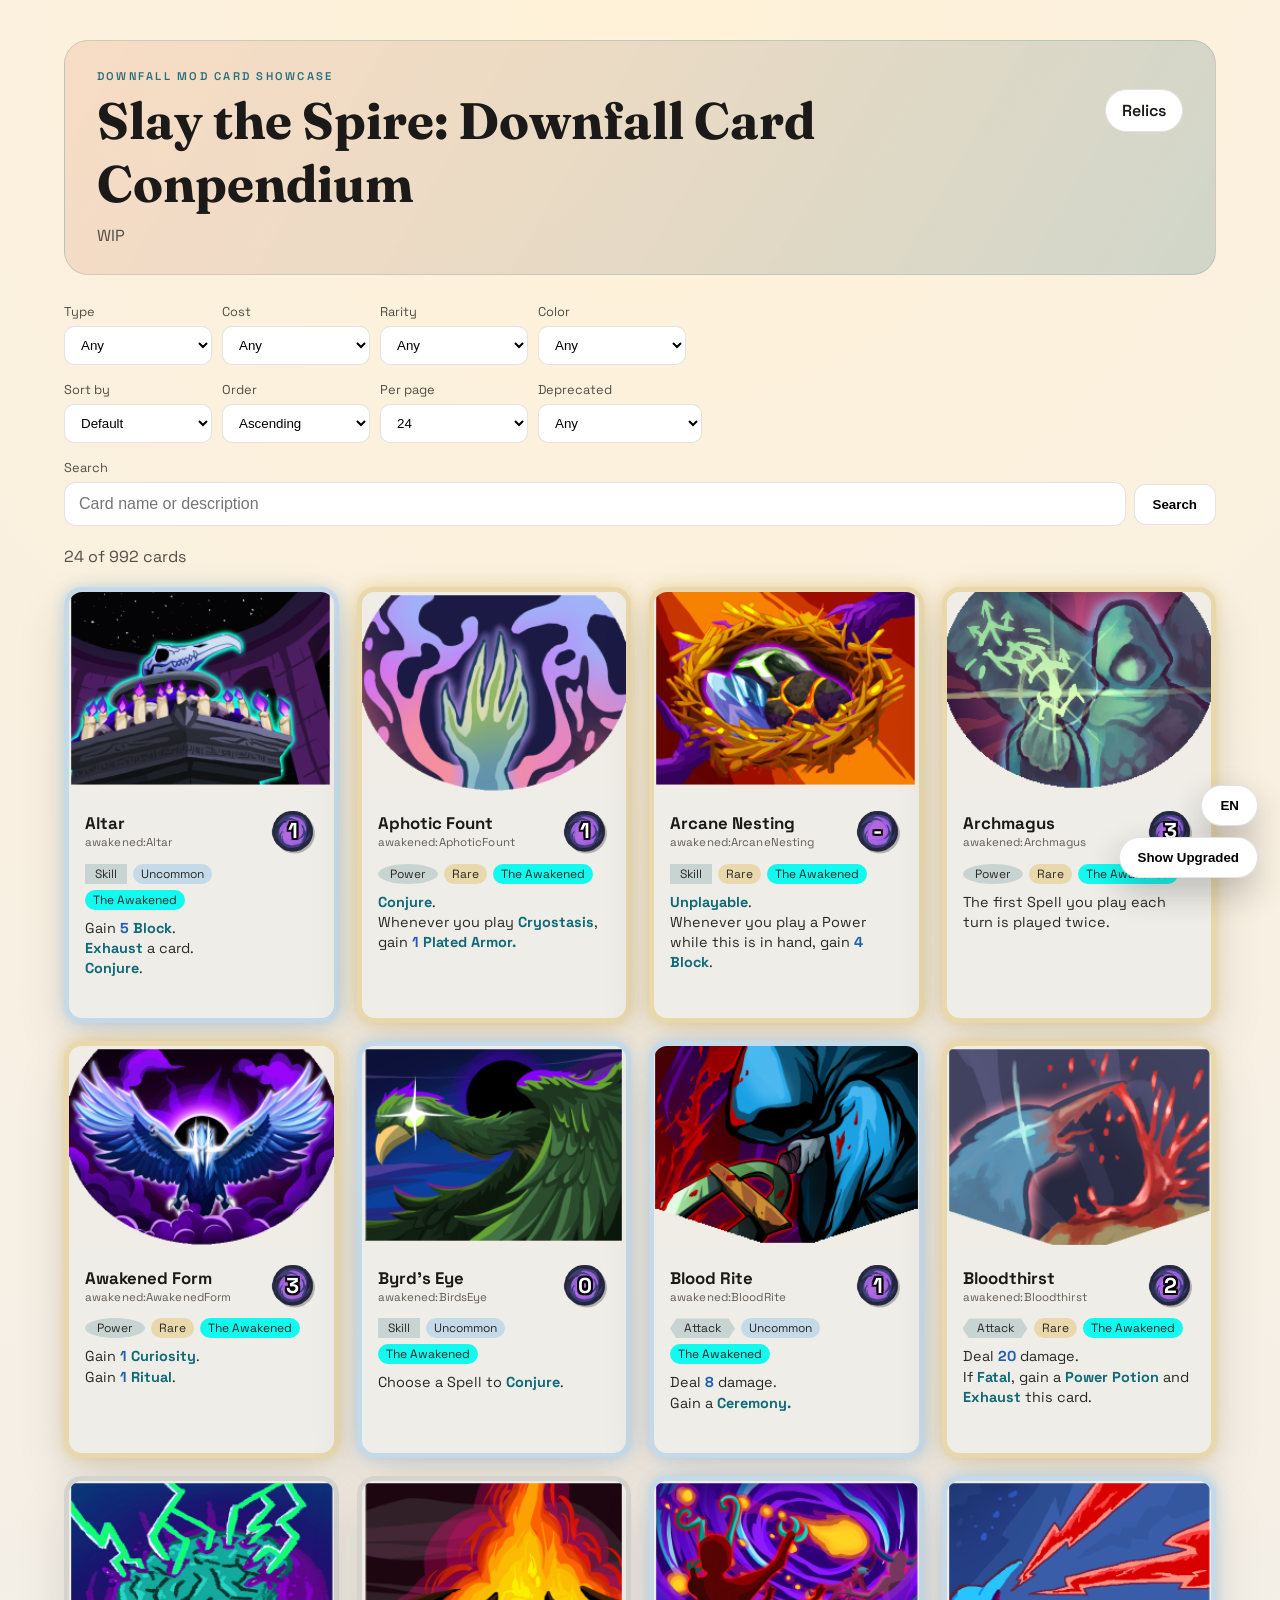
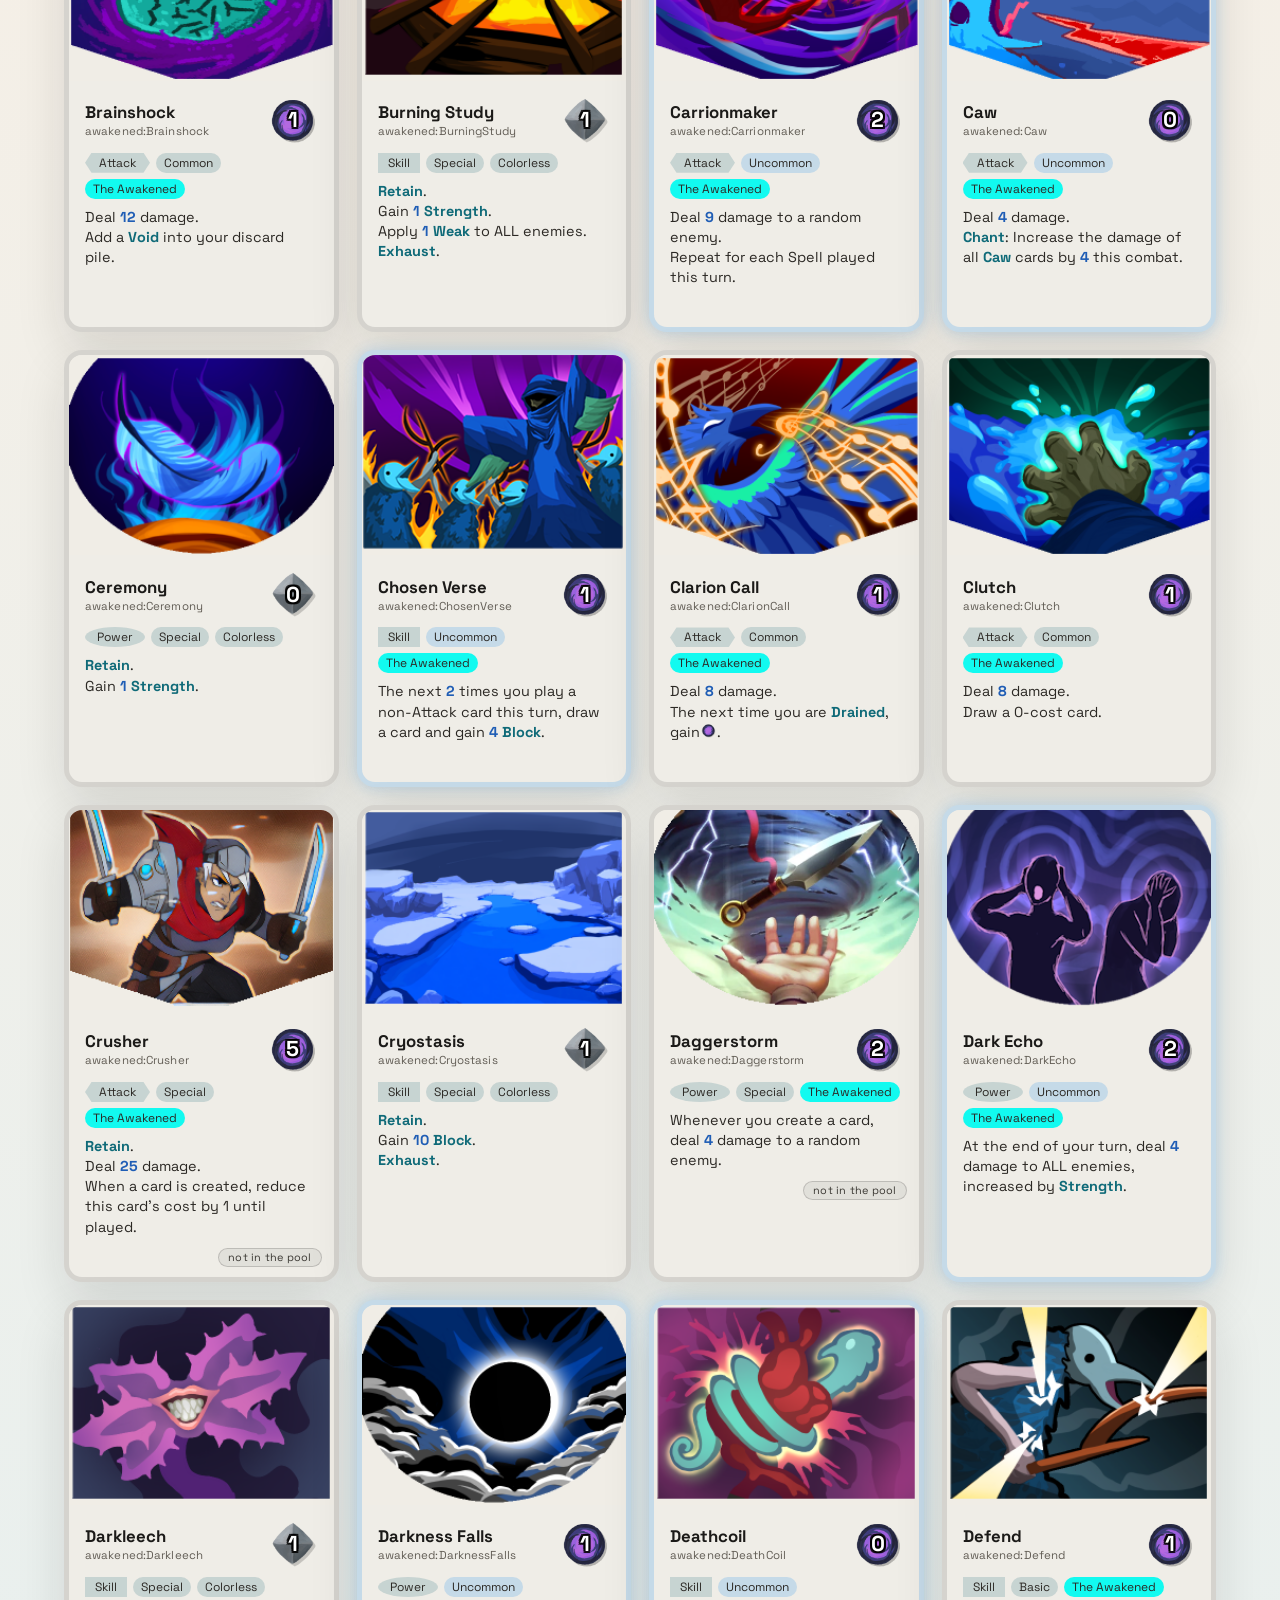
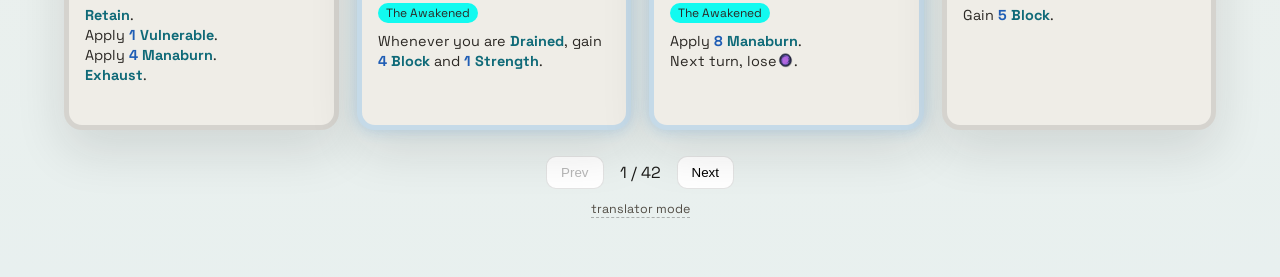
<file: index.html>
<!doctype html>
<html lang="en">
  <head>
    <meta charset="utf-8" />
    <meta name="viewport" content="width=device-width, initial-scale=1" />
    <title>Downfall Card Conpendium</title>
    <link rel="preconnect" href="https://fonts.googleapis.com" />
    <link rel="preconnect" href="https://fonts.gstatic.com" crossorigin />
    <link
      href="https://fonts.googleapis.com/css2?family=Fraunces:opsz,wght@9..144,600;9..144,700&family=Space+Grotesk:wght@400;500;600&display=swap"
      rel="stylesheet"
    />
    <link rel="stylesheet" href="styles.css" />
  </head>
  <body>
    <div class="page">
      <header class="hero">
        <div class="hero-main">
          <p class="eyebrow" data-i18n="eyebrow">Downfall Mod Card Showcase</p>
          <div class="hero-title-row">
            <h1 data-i18n="title">Downfall Card Conpendium</h1>
            <div class="hero-actions">
              <a class="toggle" id="relicsPageLink" href="relics.html" data-i18n="navRelics">Relics</a>
            </div>
          </div>
          <p class="subtitle" data-i18n="subtitle">
            Browse every card, filter by stats, and switch between base and upgraded text.
          </p>
        </div>
      </header>

      <section class="controls">
        <div class="selects">
          <label>
            <span data-i18n="typeLabel">Type</span>
            <select id="typeFilter"></select>
          </label>
          <label>
            <span data-i18n="costLabel">Cost</span>
            <select id="costFilter"></select>
          </label>
          <label>
            <span data-i18n="rarityLabel">Rarity</span>
            <select id="rarityFilter"></select>
          </label>
          <label>
            <span data-i18n="colorLabel">Color</span>
            <select id="colorFilter"></select>
          </label>
        </div>

        <div class="sort-row">
          <label>
            <span data-i18n="sortByLabel">Sort by</span>
            <select id="sortBy"></select>
          </label>
          <label>
            <span data-i18n="sortDirLabel">Order</span>
            <select id="sortDir"></select>
          </label>
          <label>
            <span data-i18n="pageSizeLabel">Per page</span>
            <select id="pageSize"></select>
          </label>
          <label>
            <span data-i18n="deprecatedLabel">Deprecated</span>
            <select id="deprecatedFilter"></select>
          </label>
        </div>

        <div class="search-block">
          <label class="search">
            <span data-i18n="searchLabel">Search</span>
            <div class="search-input-row">
              <div class="search-input-wrap">
                <input id="searchInput" type="search" placeholder="Card name or description" />
                <button class="search-clear-inline" id="clearSearchInlineBtn" type="button" aria-label="Clear search" title="Clear search">
                  <svg class="icon-close" viewBox="0 0 16 16" aria-hidden="true" focusable="false">
                    <path d="M4 4L12 12M12 4L4 12" />
                  </svg>
                </button>
              </div>
              <button class="search-btn" id="searchBtn" type="button" data-i18n="searchBtn">Search</button>
            </div>
          </label>
        </div>
      </section>

      <section class="summary" id="summary"></section>

      <section class="grid" id="cardGrid"></section>

      <footer class="pager">
        <button id="prevPage" type="button">Prev</button>
        <div id="pageInfo"></div>
        <button id="nextPage" type="button">Next</button>
      </footer>

      <div class="translator-entry">
        <a id="translatorModeEntry" href="?translator_mode=1">translator mode</a>
      </div>
    </div>

    <button class="toggle floating-toggle" id="langToggle" type="button">EN</button>
    <button class="toggle floating-toggle" id="upgradeToggle" type="button" data-i18n="toggleUpgrade">Show Upgraded</button>

    <script src="app.js"></script>
  </body>
</html>
</file>
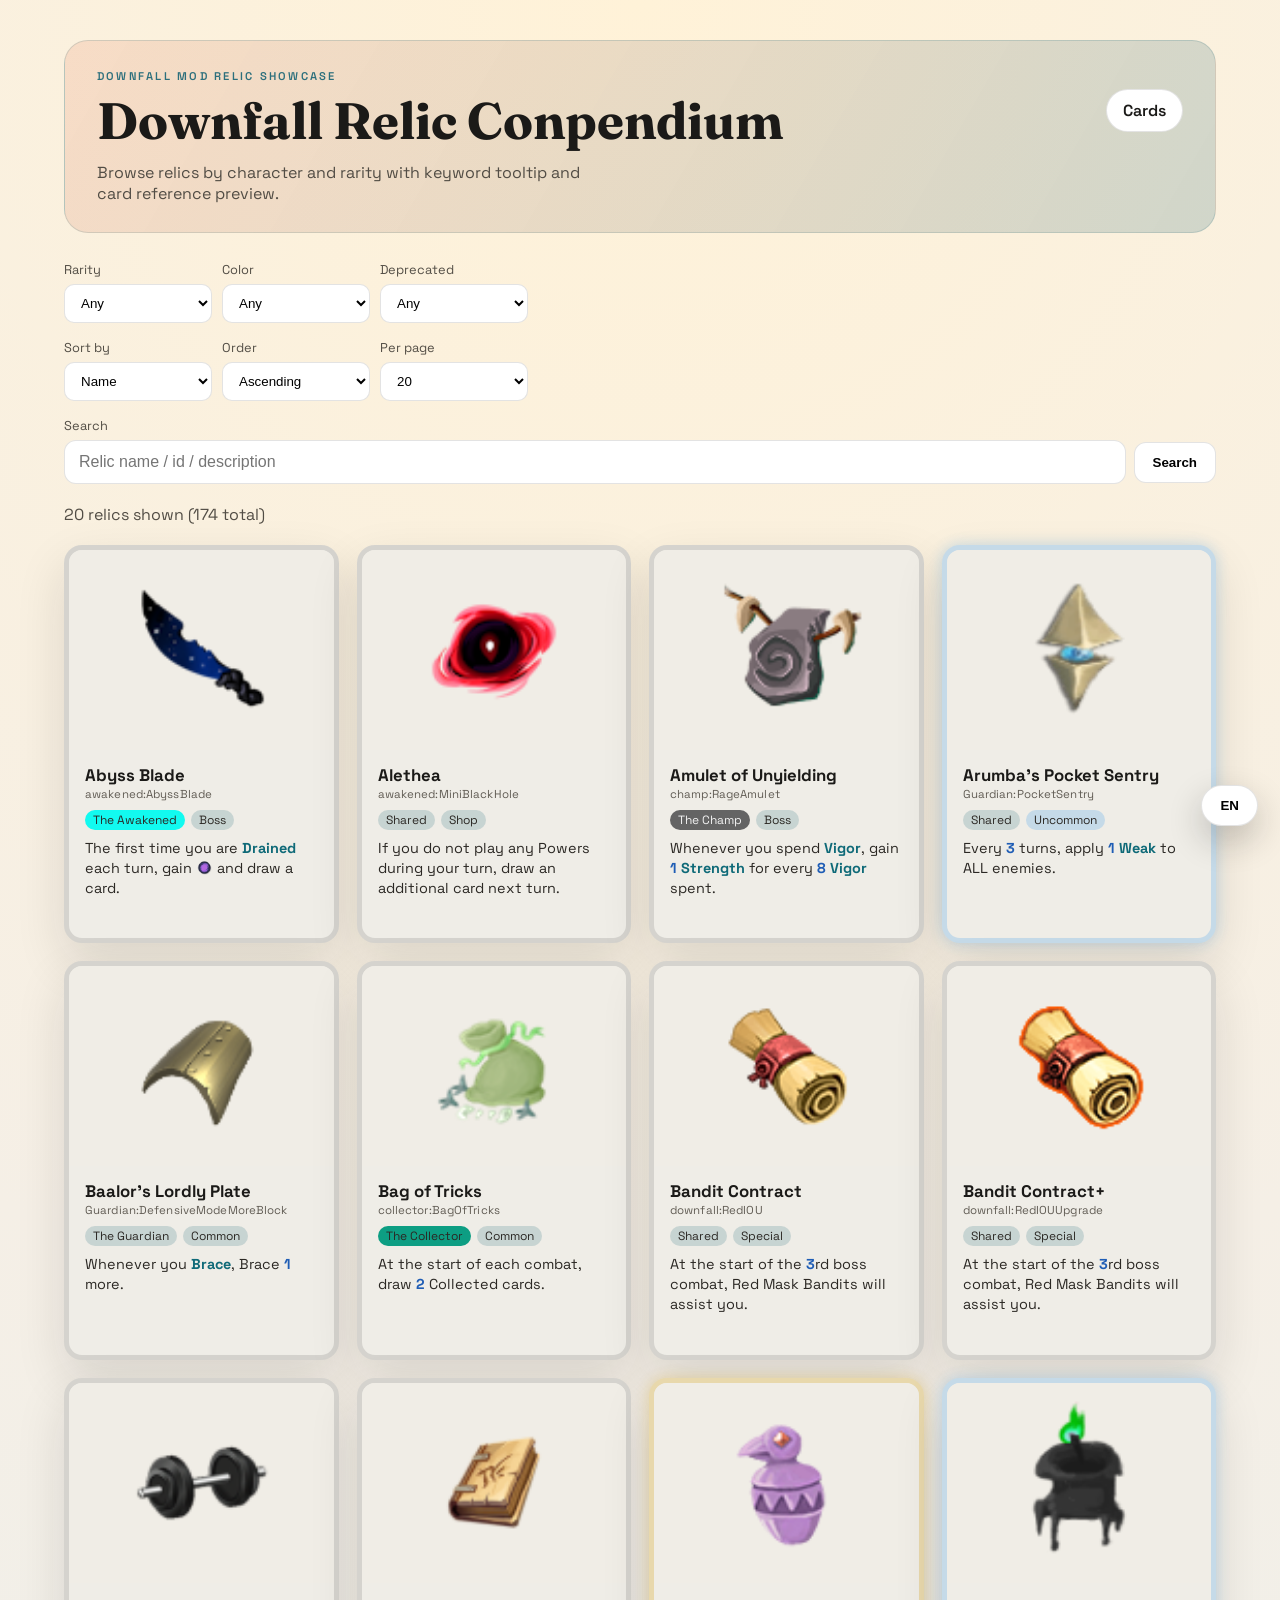
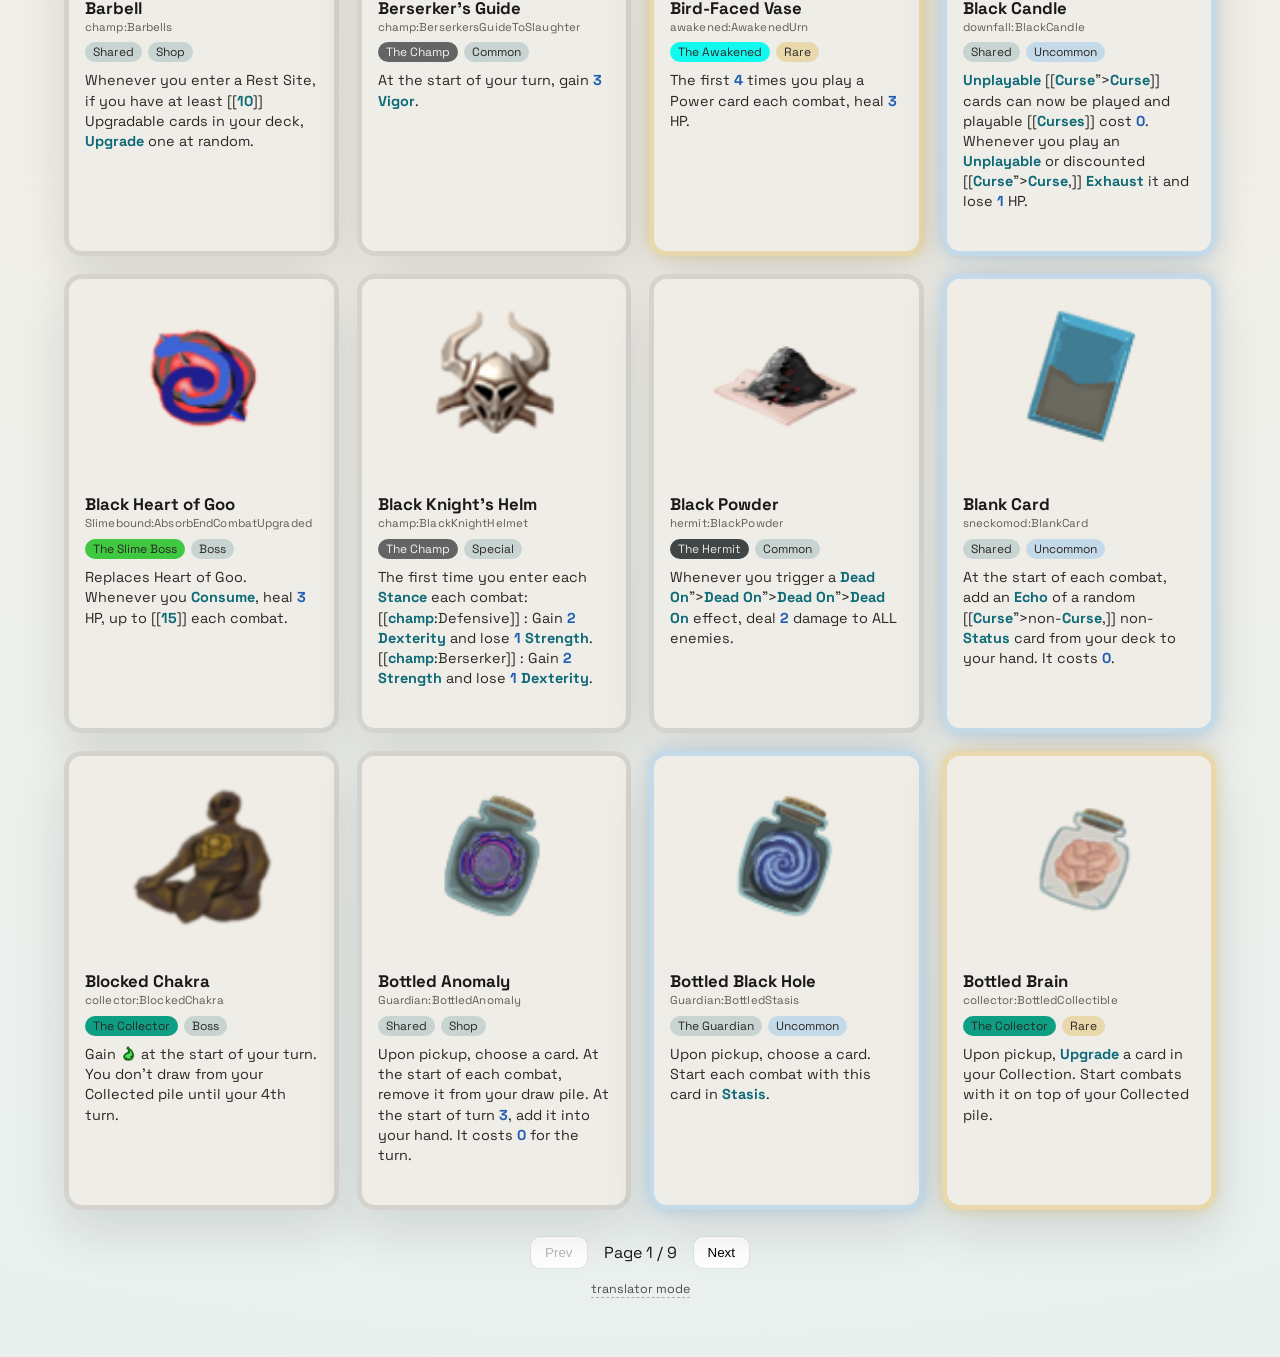
<file: relics.html>
<!doctype html>
<html lang="en">
  <head>
    <meta charset="utf-8" />
    <meta name="viewport" content="width=device-width, initial-scale=1" />
    <title>Downfall Relic Conpendium</title>
    <link rel="preconnect" href="https://fonts.googleapis.com" />
    <link rel="preconnect" href="https://fonts.gstatic.com" crossorigin />
    <link
      href="https://fonts.googleapis.com/css2?family=Fraunces:opsz,wght@9..144,600;9..144,700&family=Space+Grotesk:wght@400;500;600&display=swap"
      rel="stylesheet"
    />
    <link rel="stylesheet" href="styles.css" />
  </head>
  <body>
    <div class="page">
      <header class="hero">
        <div class="hero-main">
          <p class="eyebrow" data-i18n="eyebrow">Downfall Mod Relic Showcase</p>
          <div class="hero-title-row">
            <h1 data-i18n="title">Downfall Relic Conpendium</h1>
            <div class="hero-actions">
              <a class="toggle" id="cardsPageLink" href="index.html" data-i18n="navCards">Cards</a>
            </div>
          </div>
          <p class="subtitle" data-i18n="subtitle">
            Browse relics by character and rarity with keyword tooltip and card reference preview.
          </p>
        </div>
      </header>

      <section class="controls">
        <div class="selects">
          <label>
            <span data-i18n="rarityLabel">Rarity</span>
            <select id="rarityFilter"></select>
          </label>
          <label>
            <span data-i18n="colorLabel">Color</span>
            <select id="colorFilter"></select>
          </label>
          <label>
            <span data-i18n="deprecatedLabel">Deprecated</span>
            <select id="deprecatedFilter"></select>
          </label>
        </div>

        <div class="sort-row">
          <label>
            <span data-i18n="sortByLabel">Sort by</span>
            <select id="sortBy"></select>
          </label>
          <label>
            <span data-i18n="sortDirLabel">Order</span>
            <select id="sortDir"></select>
          </label>
          <label>
            <span data-i18n="pageSizeLabel">Per page</span>
            <select id="pageSize"></select>
          </label>
        </div>

        <div class="search-block">
          <label class="search">
            <span data-i18n="searchLabel">Search</span>
            <div class="search-input-row">
              <div class="search-input-wrap">
                <input id="searchInput" type="search" placeholder="Relic name / id / description" />
                <button class="search-clear-inline" id="clearSearchInlineBtn" type="button" aria-label="Clear search" title="Clear search">
                  <svg class="icon-close" viewBox="0 0 16 16" aria-hidden="true" focusable="false">
                    <path d="M4 4L12 12M12 4L4 12" />
                  </svg>
                </button>
              </div>
              <button class="search-btn" id="searchBtn" type="button" data-i18n="searchBtn">Search</button>
            </div>
          </label>
        </div>
      </section>

      <section class="summary" id="summary"></section>

      <section class="grid" id="relicGrid"></section>

      <footer class="pager">
        <button id="prevPage" type="button">Prev</button>
        <div id="pageInfo"></div>
        <button id="nextPage" type="button">Next</button>
      </footer>

      <div class="translator-entry">
        <a id="translatorModeEntry" href="?translator_mode=1">translator mode</a>
      </div>
    </div>

    <button class="toggle floating-toggle" id="langToggle" type="button">EN</button>

    <script src="relics.js"></script>
  </body>
</html>
</file>
<file: styles.css>
:root {
  color-scheme: light;
  --ink: #1b1a18;
  --muted: #524d45;
  --cream: #f6f1e8;
  --accent: #e9724c;
  --accent-strong: #bf4f2d;
  --teal: #2c6f7c;
  --bg: radial-gradient(circle at top, #fff2d8 0%, #f5efe6 45%, #e8f0ef 100%);
  --card-bg: #ffffff;
  --border: rgba(27, 26, 24, 0.12);
  --shadow: 0 20px 50px rgba(27, 26, 24, 0.12);
}

* {
  box-sizing: border-box;
}

body {
  margin: 0;
  font-family: "Space Grotesk", "Segoe UI", sans-serif;
  color: var(--ink);
  background: var(--bg);
}

.page {
  max-width: 1200px;
  margin: 0 auto;
  padding: 40px 24px 60px;
}

.hero {
  display: flex;
  flex-wrap: wrap;
  gap: 24px;
  align-items: flex-start;
  justify-content: flex-start;
  background: linear-gradient(120deg, rgba(233, 114, 76, 0.16), rgba(44, 111, 124, 0.2));
  border-radius: 24px;
  padding: 28px 32px;
  border: 1px solid rgba(44, 111, 124, 0.18);
  animation: heroGlow 0.8s ease-out;
}

.hero-main {
  width: 100%;
  min-width: 0;
}

.hero-title-row {
  display: grid;
  grid-template-columns: minmax(0, 1fr) auto;
  align-items: start;
  column-gap: 12px;
}

.hero h1 {
  font-family: "Fraunces", "Times New Roman", serif;
  font-size: clamp(2.2rem, 4vw, 3.4rem);
  margin: 6px 0 10px;
}

.eyebrow {
  text-transform: uppercase;
  letter-spacing: 0.2em;
  font-size: 0.7rem;
  margin: 0;
  color: var(--teal);
  font-weight: 600;
}

.subtitle {
  margin: 0;
  color: var(--muted);
  max-width: 520px;
}

.hero-actions {
  display: flex;
  justify-content: flex-end;
  gap: 12px;
}

.hero-title-row .hero-actions {
  margin-top: 6px;
}

.toggle {
  padding: 10px 16px;
  border-radius: 999px;
  border: 1px solid var(--border);
  background: var(--card-bg);
  cursor: pointer;
  font-weight: 600;
  transition: transform 0.2s ease, box-shadow 0.2s ease;
}

a.toggle {
  color: inherit;
  text-decoration: none;
  display: inline-flex;
  align-items: center;
}

.toggle.active {
  background: var(--accent);
  color: #fff;
  border-color: transparent;
  box-shadow: 0 12px 24px rgba(233, 114, 76, 0.35);
}

.floating-toggle {
  position: fixed;
  right: 22px;
  z-index: 1000;
  padding: 12px 18px;
  box-shadow: 0 14px 34px rgba(27, 26, 24, 0.24);
}

#upgradeToggle.floating-toggle {
  bottom: 22px;
}

#langToggle.floating-toggle {
  bottom: 74px;
}

.toggle.translator-mode-pill {
  cursor: default;
  pointer-events: none;
  opacity: 0.9;
  text-transform: none;
}

.controls {
  margin-top: 28px;
  display: grid;
  gap: 16px;
}

.search {
  display: flex;
  flex-direction: column;
  gap: 6px;
}

.search-input-row {
  display: flex;
  gap: 8px;
  align-items: center;
}

.search-input-wrap {
  position: relative;
  flex: 1;
}

.search-input-row input {
  width: 100%;
  padding: 12px 14px;
  padding-right: 34px;
  border-radius: 12px;
  border: 1px solid var(--border);
  background: var(--card-bg);
  font-size: 1rem;
}

/* Hide native search clear UI so only custom clear button is shown. */
.search-input-row input[type="search"]::-webkit-search-cancel-button,
.search-input-row input[type="search"]::-webkit-search-decoration,
.search-input-row input[type="search"]::-webkit-search-results-button,
.search-input-row input[type="search"]::-webkit-search-results-decoration {
  -webkit-appearance: none;
  appearance: none;
  display: none;
}

.search-clear-inline {
  position: absolute;
  right: 10px;
  top: 50%;
  transform: translateY(-50%);
  width: 18px;
  height: 18px;
  border: none;
  border-radius: 999px;
  background: transparent;
  color: var(--muted);
  font-size: 12px;
  line-height: 18px;
  text-align: center;
  cursor: pointer;
  padding: 0;
  display: none;
}

.search-clear-inline.visible {
  display: inline-block;
}

.search-clear-inline:hover {
  background: rgba(0, 0, 0, 0.08);
  color: var(--fg);
}

.search-clear-inline .icon-close {
  width: 12px;
  height: 12px;
  stroke: currentColor;
  stroke-width: 2;
  fill: none;
}

.search-btn {
  padding: 12px 18px;
  border-radius: 12px;
  border: 1px solid var(--border);
  background: var(--card-bg);
  cursor: pointer;
  font-weight: 600;
  white-space: nowrap;
  transition: background 0.15s ease;
}

.search-btn:hover {
  background: var(--accent);
  color: #fff;
  border-color: transparent;
}

.selects {
  display: flex;
  flex-wrap: wrap;
  justify-content: flex-start;
  align-items: flex-end;
  column-gap: 10px;
  row-gap: 10px;
}

.sort-row {
  display: flex;
  flex-wrap: wrap;
  justify-content: flex-start;
  align-items: flex-end;
  column-gap: 10px;
  row-gap: 10px;
}

.selects label,
.sort-row label {
  display: flex;
  flex-direction: column;
  min-width: 148px;
  width: max-content;
  text-align: left;
}

label span {
  font-size: 0.8rem;
  color: var(--muted);
}

select {
  margin-top: 6px;
  padding: 10px 12px;
  border-radius: 10px;
  border: 1px solid var(--border);
  background: var(--card-bg);
  text-align: left;
  min-width: 148px;
}

.summary {
  margin-top: 20px;
  color: var(--muted);
}

.grid {
  margin-top: 20px;
  display: grid;
  grid-template-columns: repeat(auto-fill, minmax(230px, 1fr));
  gap: 18px;
}

.card {
  --rarity-frame: var(--border);
  --rarity-glow: transparent;
  background: #efede7;
  border-radius: 18px;
  border: 5px solid var(--rarity-frame);
  box-shadow: var(--shadow), 0 0 14px 1px var(--rarity-glow);
  overflow: hidden;
  display: flex;
  flex-direction: column;
  min-height: 320px;
  position: relative;
  animation: riseIn 0.45s ease both;
}

.card.card-deprecated::after {
  content: "";
  position: absolute;
  inset: 0;
  background: rgba(120, 120, 120, 0.46);
  pointer-events: none;
  z-index: 8;
}

.card.no-enter {
  animation: none;
}

.card > img {
  width: 100%;
  height: 200px;
  object-fit: cover;
  background: #f0ede6;
}

.placeholder {
  height: 200px;
  background: repeating-linear-gradient(
    -45deg,
    rgba(44, 111, 124, 0.08),
    rgba(44, 111, 124, 0.08) 12px,
    rgba(233, 114, 76, 0.1) 12px,
    rgba(233, 114, 76, 0.1) 24px
  );
}

.card-body {
  padding: 14px 16px 18px;
  display: grid;
  gap: 8px;
  position: relative;
  padding-bottom: 40px;
}

.card-flag-not-in-pool {
  position: absolute;
  right: 12px;
  bottom: 10px;
  display: inline-flex;
  align-items: center;
  border: 1px solid rgba(27, 26, 24, 0.18);
  background: rgba(27, 26, 24, 0.06);
  color: #3a3732;
  border-radius: 999px;
  padding: 3px 9px;
  font-size: 0.68rem;
  line-height: 1;
  letter-spacing: 0.02em;
}

.card-title {
  display: flex;
  justify-content: space-between;
  align-items: center;
  gap: 10px;
}

.card-title-main {
  min-width: 0;
  display: grid;
  gap: 2px;
}

.card-title h3 {
  margin: 0;
  font-size: 1.05rem;
}

.card-id {
  font-size: 0.72rem;
  color: var(--muted);
  opacity: 0.9;
  letter-spacing: 0.01em;
  line-height: 1.2;
  word-break: break-all;
}

.card-cost {
  position: relative;
  width: 50px;
  height: 50px;
  flex: 0 0 50px;
  display: inline-flex;
  align-items: center;
  justify-content: center;
}

.card-cost-icon,
.card-cost-fallback-orb {
  width: 100%;
  height: 100%;
  object-fit: contain;
}

.card-cost-fallback-orb {
  border-radius: 999px;
  background: radial-gradient(circle at 35% 30%, #f7f2e6 0%, #d6c7a7 55%, #9b845f 100%);
  border: 1px solid rgba(27, 26, 24, 0.22);
}

.card-cost-value {
  position: absolute;
  inset: 0;
  display: flex;
  align-items: center;
  justify-content: center;
  font-weight: 800;
  font-size: 1.35rem;
  line-height: 1;
  color: #fff;
  text-shadow:
    -2px -2px 0 rgba(0, 0, 0, 0.82),
    2px -2px 0 rgba(0, 0, 0, 0.82),
    -2px 2px 0 rgba(0, 0, 0, 0.82),
    2px 2px 0 rgba(0, 0, 0, 0.82),
    0 -2px 0 rgba(0, 0, 0, 0.82),
    0 2px 0 rgba(0, 0, 0, 0.82),
    -2px 0 0 rgba(0, 0, 0, 0.82),
    2px 0 0 rgba(0, 0, 0, 0.82),
    0 0 3px rgba(0, 0, 0, 0.5);
}

.card-cost-value.upgraded {
  color: #9bf67a;
}

.card-meta {
  display: flex;
  flex-wrap: wrap;
  gap: 6px;
  font-size: 0.75rem;
  color: var(--muted);
}

.tag {
  --pill-bg: rgba(44, 111, 124, 0.2);
  --pill-fg: #2b2824;
  display: inline-flex;
  align-items: center;
  justify-content: center;
  line-height: 1;
  background: var(--pill-bg);
  color: var(--pill-fg);
  padding: 4px 8px;
  border-radius: 999px;
  border: 0;
}

.tag-type-attack {
  padding: 4px 14px;
  border-radius: 0;
  background: var(--pill-bg);
  clip-path: polygon(10% 0%, 90% 0%, 100% 50%, 90% 100%, 10% 100%, 0% 50%);
}

.tag-type-attack .tag-label {
  display: inline;
  padding: 0;
  transform: none;
}

.tag-type-skill {
  border-radius: 0px;
  padding: 4px 10px;
}

.tag-type-power {
  border-radius: 50%;
  padding: 4px 12px;
}

.tag-rarity-uncommon {
  background: rgba(108, 176, 232, 0.32);
}

.tag-rarity-rare {
  background: rgba(220, 178, 67, 0.36);
}

.tag-rarity-deprecated {
  background: rgba(120, 120, 120, 0.46);
  color: #2b2824;
}

.card-desc {
  font-size: 0.9rem;
  line-height: 1.4;
  color: #2b2824;
}

html[lang^="zh"] .card-desc {
  font-family: "Noto Sans SC", "Source Han Sans SC", "Microsoft YaHei", "PingFang SC", "Hiragino Sans GB", "WenQuanYi Micro Hei", sans-serif;
}

.num-up {
  color: #1e8f3e;
  font-weight: 700;
}

.kw,
.card-ref,
.card-name-ref {
  color: #0f6a78;
  font-weight: 700;
  cursor: inherit;
}

/* When keyword highlight is inside explicit inline color syntax,
   preserve the inline color (e.g. #e087a4) and keep emphasis as bold only. */
.inline-color.kw {
  font-weight: 700;
}

/* If a keyword/card ref is nested inside explicit inline color markup,
   inherit parent color so terms like Dexterity remain purple in Afterlife text. */
.inline-color .kw,
.inline-color .card-ref,
.inline-color .card-name-ref {
  color: inherit !important;
}

.energy-token {
  display: inline-flex;
  width: 1.05em;
  height: 1.05em;
  vertical-align: -0.12em;
  margin: 0 0.08em;
}

.energy-token img {
  width: 100%;
  height: 100%;
  object-fit: contain;
}

.kw-tooltip {
  position: absolute;
  z-index: 9999;
  max-width: 320px;
  display: none;
  gap: 6px;
  padding: 10px 12px;
  border-radius: 12px;
  border: 1px solid rgba(44, 111, 124, 0.25);
  background: #fffdf8;
  color: #1f1b16;
  box-shadow: 0 14px 34px rgba(27, 26, 24, 0.2);
}

.kw-tooltip.show {
  display: grid;
}

.kw-tip-name {
  font-weight: 700;
  margin-bottom: 4px;
}

.kw-tip-desc {
  font-size: 0.82rem;
  line-height: 1.35;
  color: #3e3832;
}

.kw-mark-yellow {
  color: #9b6d00;
  font-weight: 700;
}

.kw-mark-blue {
  color: #1f5db5;
  font-weight: 700;
}

.kw-mark-red {
  color: #b43a2f;
  font-weight: 700;
}

.kw-mark-purple {
  color: #7b4dc9;
  font-weight: 700;
}

.card-mini-preview {
  --preview-base-width: 240px;
  --preview-base-height: 320px;
  --preview-seq-scale: 0.8;
  --preview-gap: 6px;
  position: absolute;
  z-index: 9998;
  width: auto;
  height: auto;
  display: none;
  pointer-events: none;
}

.card-mini-preview.show {
  display: flex;
  gap: var(--preview-gap);
}

.card-mini-preview.refs-panel {
  max-width: min(78vw, 760px);
  display: grid;
  grid-template-columns: repeat(3, var(--preview-base-width));
  grid-auto-flow: row;
  gap: var(--preview-gap);
  overflow: visible;
  transform: scale(var(--preview-seq-scale));
  transform-origin: top left;
}

.card-mini-preview.refs-panel.preview-left {
  direction: rtl;
}

.card-mini-preview.refs-panel.preview-left .card.mini-cloned-card {
  direction: ltr;
}

.card-mini-preview .card.mini-cloned-card {
  width: var(--preview-base-width);
  min-height: var(--preview-base-height);
  transform: none;
  flex: 0 0 var(--preview-base-width);
  margin: 0;
  box-shadow: 0 5px 8px rgba(27, 26, 24, 0.1);
}

.card-mini-preview .card.mini-cloned-card .card-body {
  gap: 6px;
  padding: 12px 12px 14px;
}

.card-mini-preview .card.mini-cloned-card .card-title h3 {
  font-size: 0.95rem;
}

.card-mini-preview .card.mini-cloned-card .card-desc {
  font-size: 0.82rem;
}

.pager {
  margin-top: 26px;
  display: flex;
  justify-content: center;
  align-items: center;
  gap: 16px;
}

.pager button {
  padding: 8px 14px;
  border-radius: 10px;
  border: 1px solid var(--border);
  background: var(--card-bg);
  cursor: pointer;
}

.translator-entry {
  margin-top: 12px;
  text-align: center;
  font-size: 0.78rem;
}

.translator-entry a {
  color: var(--muted);
  text-decoration: none;
  border-bottom: 1px dashed rgba(27, 26, 24, 0.3);
}

.translator-entry a:hover {
  color: var(--fg);
  border-bottom-color: rgba(27, 26, 24, 0.7);
}

@keyframes riseIn {
  from {
    opacity: 0;
    transform: translateY(16px);
  }
  to {
    opacity: 1;
    transform: translateY(0);
  }
}

@keyframes heroGlow {
  from {
    opacity: 0;
    transform: translateY(-10px);
  }
  to {
    opacity: 1;
    transform: translateY(0);
  }
}

@media (prefers-reduced-motion: reduce) {
  .hero,
  .card {
    animation: none;
  }
}

@media (max-width: 700px) {
  .hero {
    padding: 20px;
  }

  .hero-actions {
    width: 100%;
    justify-content: flex-start;
  }

  .card > img {
    height: 160px;
  }

  .floating-toggle {
    right: 14px;
    padding: 10px 14px;
  }

  #upgradeToggle.floating-toggle {
    bottom: 14px;
  }

  #langToggle.floating-toggle {
    bottom: 62px;
  }
}
</file>
